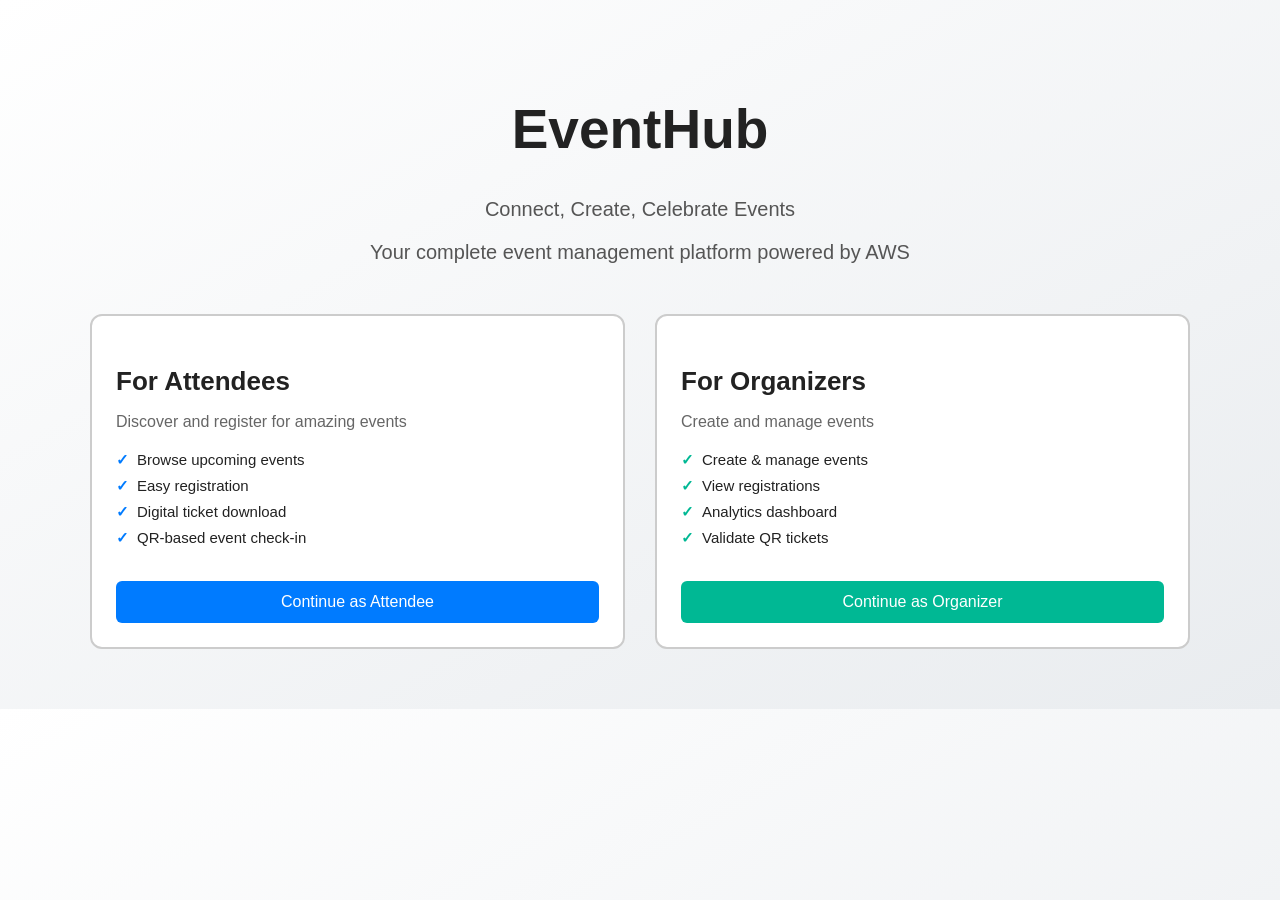
<file: index.html>
<!DOCTYPE html>
<html lang="en">
<head>
  <meta charset="UTF-8">
  <meta name="viewport" content="width=device-width, initial-scale=1.0">
  <title>EventHub</title>

  <style>
    body {
      margin: 0;
      font-family: Arial, sans-serif;
      background: linear-gradient(to bottom right, #ffffff, #e9ecef);
      color: #222;
    }

    .container {
      max-width: 1100px;
      margin: auto;
      padding: 60px 20px;
    }

    h1 {
      font-size: 55px;
      font-weight: 700;
    }

    .text-center {
      text-align: center;
    }

    .subtitle {
      font-size: 20px;
      color: #555;
    }

    .cards {
      display: grid;
      grid-template-columns: repeat(auto-fit, minmax(320px, 1fr));
      gap: 30px;
      margin-top: 50px;
    }

    .card {
      border: 2px solid #ccc;
      border-radius: 12px;
      padding: 24px;
      background: #fff;
      cursor: pointer;
      transition: 0.2s;
    }

    .card:hover {
      border-color: #007bff;
    }

    .card h3 {
      font-size: 26px;
      margin-bottom: 4px;
    }

    .card p {
      margin-bottom: 20px;
      color: #666;
    }

    ul {
      padding-left: 0;
      list-style: none;
    }

    li {
      margin: 8px 0;
      display: flex;
      align-items: center;
      gap: 8px;
      font-size: 15px;
    }

    li span {
      font-weight: bold;
      color: #007bff;
    }

    .btn {
      width: 100%;
      margin-top: 18px;
      background: #007bff;
      border: none;
      padding: 12px;
      font-size: 16px;
      color: #fff;
      border-radius: 6px;
      cursor: pointer;
    }

    .btn:hover {
      background: #0066d3;
    }

    /* Selected role container */
    .role-box {
      max-width: 450px;
      margin: 40px auto 0;
      background: #fff;
      padding: 30px;
      border-radius: 12px;
      border: 1px solid #bbb;
    }

    .back-btn {
      border: none;
      margin-top: 14px;
      background: none;
      color: #666;
      width: 100%;
      cursor: pointer;
    }

    .back-btn:hover {
      color: #111;
      text-decoration: underline;
    }

    .organizer-card:hover {
  border-color: #00b894;
  background: #e8fff4;
}

.attendee-card:hover {
  border-color: #007bff;
  background: #e8f1ff;
  transition: 0.3s;
}

.organizer-btn {
  background-color: #00b894;
  transition: background-color 0.25s ease;
}

.organizer-btn:hover {
  background-color: #007a5e;
  color: white;
}


  </style>
</head>
<body>

  <div class="container">
    <div class="text-center">
      <h1>EventHub</h1>
      <p class="subtitle">Connect, Create, Celebrate Events</p>
      <p class="subtitle">Your complete event management platform powered by AWS</p>
    </div>

    <!-- Role Selection -->
    <div id="selection-section" class="cards">
      <div class="card attendee-card" onclick="selectRole('attendee')">
        <h3>For Attendees</h3>
        <p>Discover and register for amazing events</p>
        <ul>
          <li><span>✓</span> Browse upcoming events</li>
          <li><span>✓</span> Easy registration</li>
          <li><span>✓</span> Digital ticket download</li>
          <li><span>✓</span> QR-based event check-in</li>
        </ul>
        <button class="btn">Continue as Attendee</button>
      </div>

      <div class="card organizer-card" onclick="selectRole('organizer')">
        <h3>For Organizers</h3>
        <p>Create and manage events</p>
        <ul>
          <li><span style="color: #00b894;">✓</span> Create & manage events</li>
          <li><span style="color: #00b894;">✓</span> View registrations</li>
          <li><span style="color: #00b894;">✓</span> Analytics dashboard</li>
          <li><span style="color: #00b894;">✓</span> Validate QR tickets</li>
        </ul>
        <button class="btn organizer-btn" style="background:#00b894;">Continue as Organizer</button>
      </div>
    </div>

    <!-- Continue to login section -->
    <div id="login-section" style="display: none;">
      <div class="role-box text-center">
        <h2 id="portal-title"></h2>
        <p>Click below to sign in using your EventHub account</p>
        <button class="btn" onclick="redirectToLogin()">Continue to Sign In</button>
        
        <button class="back-btn" onclick="goBack()">Go Back</button>
      </div>
    </div>
  </div>

<script>
  let selectedRole = null;

function selectRole(roleValue) {
  selectedRole = roleValue;

  // Save role immediately so next pages know it
  localStorage.setItem("selectedRole", selectedRole);

  document.getElementById("selection-section").style.display = "none";
  document.getElementById("login-section").style.display = "block";

  document.getElementById("portal-title").textContent =
    selectedRole === "attendee" ? "Attendee Portal" : "Organizer Portal";
}

function goBack() {
  selectedRole = null;
  localStorage.removeItem("selectedRole");

  document.getElementById("selection-section").style.display = "grid";
  document.getElementById("login-section").style.display = "none";
}

function redirectToLogin() {
  // Always fetch from localStorage to avoid variable issues
  const roleToPass = localStorage.getItem("selectedRole");

  if (!roleToPass) {
    alert("Please select a role first.");
    return;
  }

  // Redirect correctly
  window.location.href = `auth-login.html?role=${roleToPass}`;
}

</script>


</body>
</html>
</file>
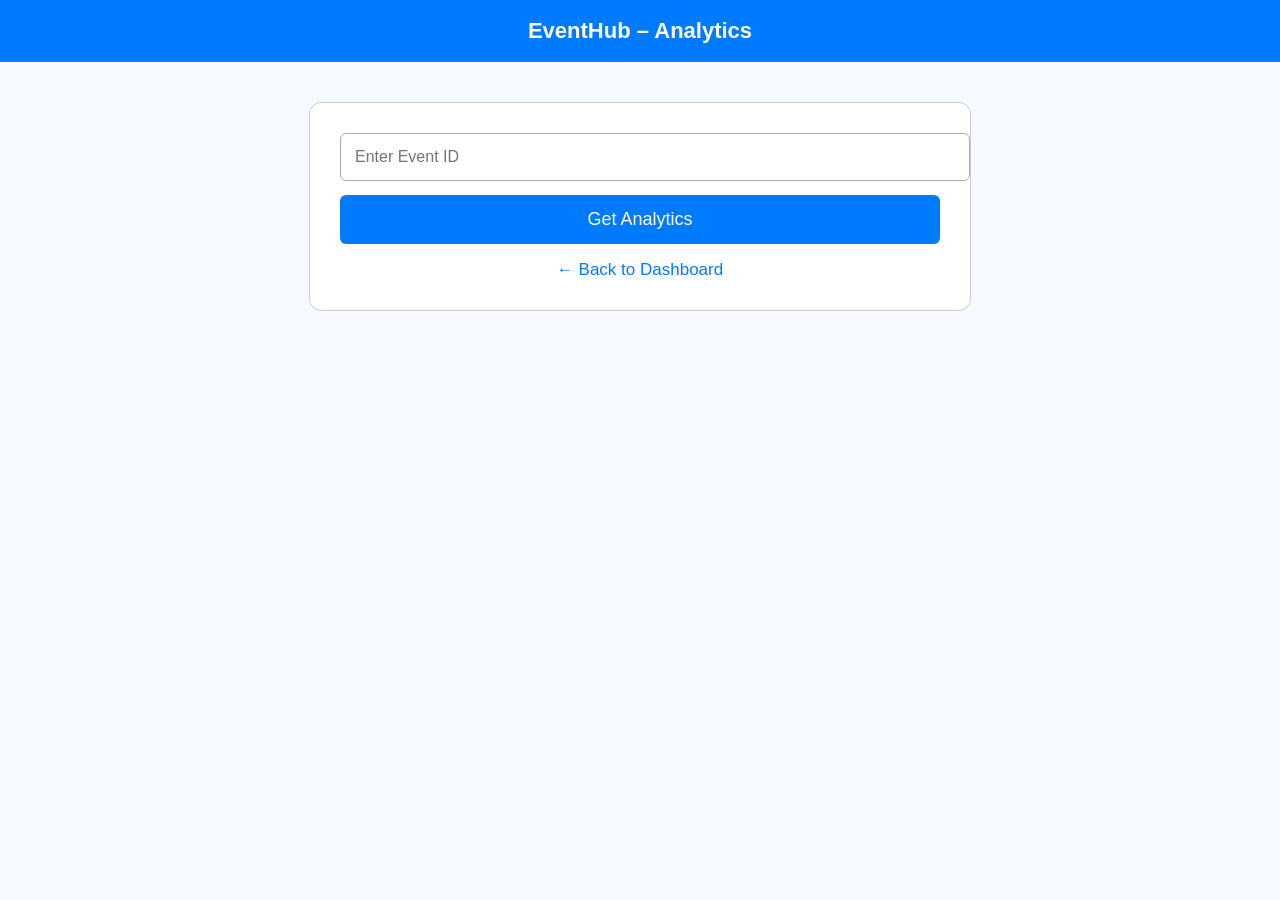
<file: analytics.html>
<!DOCTYPE html>
<html lang="en">
<head>
<meta charset="UTF-8">
<meta name="viewport" content="width=device-width, initial-scale=1.0">
<title>Analytics | EventHub</title>

<style>
  body {
    margin: 0;
    font-family: Arial, sans-serif;
    background: #f6f9ff;
  }
  .navbar {
    background: #007bff;
    padding: 18px;
    color: white;
    font-size: 22px;
    font-weight: bold;
    text-align: center;
  }
  .container {
    max-width: 600px;
    margin: 40px auto;
    background: #fff;
    padding: 30px;
    border-radius: 12px;
    border: 1px solid #ccc;
  }
  input {
    width: 100%;
    padding: 14px;
    margin-bottom: 14px;
    border-radius: 6px;
    border: 1px solid #aaa;
    font-size: 16px;
  }
  .btn {
    width: 100%;
    background: #007bff;
    padding: 14px;
    border: none;
    font-size: 18px;
    border-radius: 6px;
    cursor: pointer;
    color: white;
  }
  .btn:hover { background: #005fcc; }
  .stats-box {
    margin-top: 20px;
    font-size: 18px;
    background: #eef4ff;
    padding: 20px;
    border-radius: 10px;
  }
  .empty {
    text-align: center;
    color: red;
    margin-top: 15px;
  }
  .back {
    margin-top: 15px;
    text-align: center;
    cursor: pointer;
    color: #007bff;
    font-size: 17px;
  }
  .back:hover { text-decoration: underline; }
</style>
</head>
<body>

<div class="navbar">EventHub – Analytics</div>

<div class="container">
  <input type="text" id="eventId" placeholder="Enter Event ID" />
  <button class="btn" onclick="fetchAnalytics()">Get Analytics</button>

  <div id="stats" class="stats-box" style="display: none;"></div>
  <p id="msg" class="empty"></p>

  <div class="back" onclick="goBack()">← Back to Dashboard</div>
</div>

<script>
  const ANALYTICS_API = "https://5ak2zj8p8b.execute-api.us-east-1.amazonaws.com/test/stats";

  async function fetchAnalytics() {
  const eventId = document.getElementById("eventId").value.trim();
  const msg = document.getElementById("msg");
  const statsBox = document.getElementById("stats");

  if (!eventId) {
    msg.textContent = "Event ID is required";
    statsBox.style.display = "none";
    return;
  }

  msg.textContent = "";
  statsBox.style.display = "none";

  const token = localStorage.getItem("idToken");
  if (!token) {
    alert("Session expired — please login again");
    window.location.href = "auth-login.html?role=organizer";
    return;
  }

  try {
    const res = await fetch(ANALYTICS_API, {
  method: "POST",
  headers: { "Content-Type": "application/json" },
  body: JSON.stringify({ eventId: eventId })   // <= must match
});


    let json = await res.json();
    let data = json.body ? JSON.parse(json.body) : json;  // handle API Gateway body wrapper

    if (res.status !== 200) {
      msg.textContent = data.message || "Error fetching analytics";
      return;
    }

    statsBox.innerHTML = `
      <b>Event ID:</b> ${data.eventId}<br><br>
      <b>Total Registrations:</b> ${data.totalRegistrations}<br>
      <b>Total Tickets Generated:</b> ${data.totalTickets}<br>
      <b>Tickets Used:</b> ${data.usedTickets}<br>
      <b>Tickets Valid:</b> ${data.validTickets}
    `;
    statsBox.style.display = "block";

  } catch (err) {
    console.error("Fetch failed:", err);
    msg.textContent = "Request blocked (likely CORS). Check API Gateway CORS.";
  }
}

  function goBack() {
    window.location.href = "organizer-dashboard.html";
  }

  // Autofill eventId from URL if present
  const params = new URLSearchParams(window.location.search);
  const passedEventId = params.get("eventId");
  if (passedEventId) {
    document.getElementById("eventId").value = passedEventId;
    fetchAnalytics();
  }

  
</script>


</body>
</html>
</file>
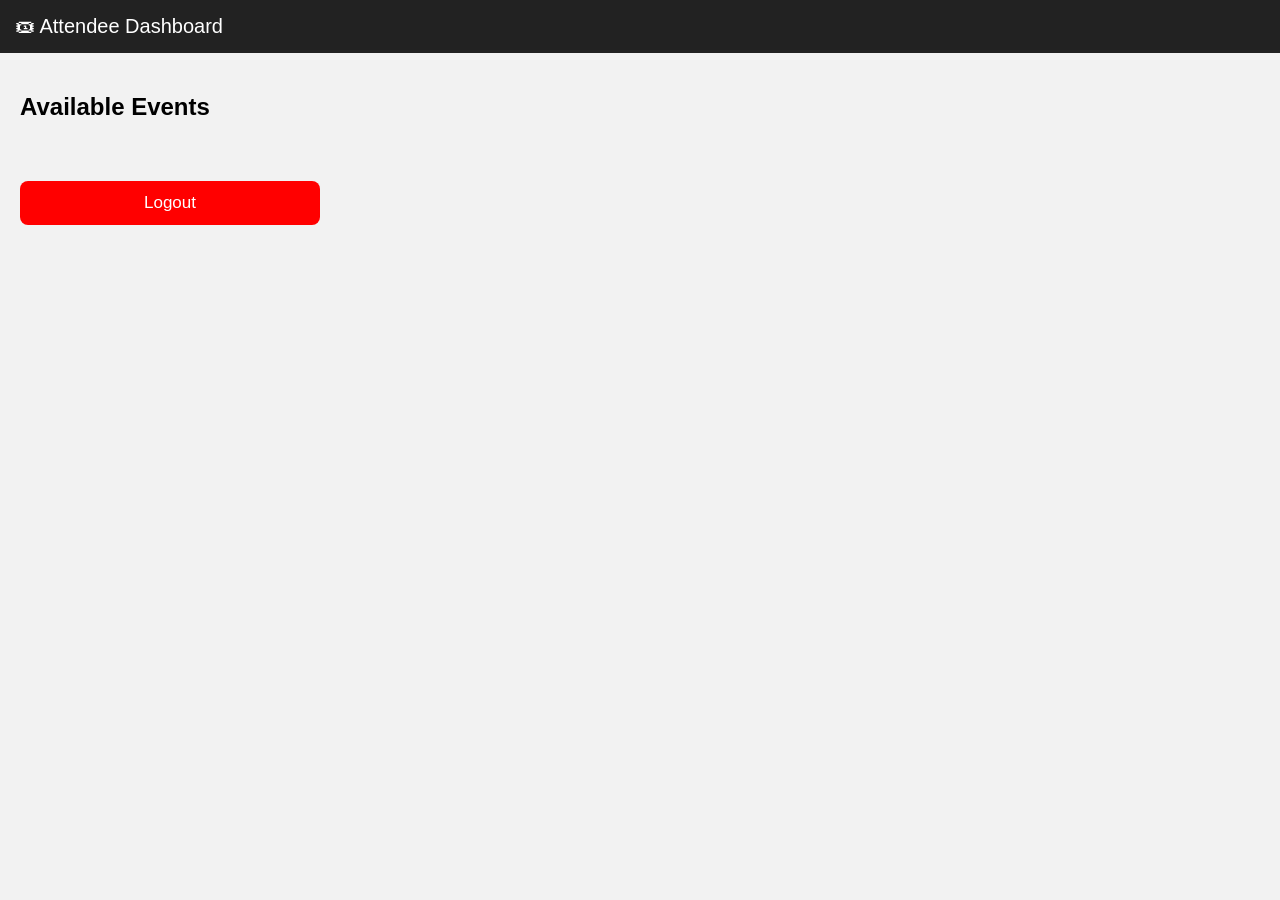
<file: attendee-dashboard.html>
<!DOCTYPE html>
<html lang="en">
<head>
  <meta charset="UTF-8">
  <meta name="viewport" content="width=device-width, initial-scale=1.0">
  <title>Attendee Dashboard</title>
  <style>
    body { font-family: Arial, sans-serif; margin: 0; background: #f2f2f2; }
    .navbar { background: #222; color: white; padding: 15px; font-size: 20px; }
    .container { padding: 20px; }
    table { width: 100%; border-collapse: collapse; margin-top: 20px; }
    th, td { padding: 12px; border: 1px solid #ccc; text-align: center; }
    th { background: #333; color: white; }
    input {
      padding: 6px;
      border-radius: 5px;
      margin-right: 8px;
      border: 1px solid #aaa;
    }
    button {
      background: #007bff;
      border: none;
      color: white;
      padding: 6px 12px;
      border-radius: 5px;
      cursor: pointer;
    }
    button:hover { background: #0056b3; }

    .logout-btn {
    margin-top: 40px;
    padding: 12px;
    font-size: 17px;
    width: 100%;
    max-width: 300px;
    background: red;
    color: white;
    border: none;
    border-radius: 8px;
    cursor: pointer;
  }
  .logout-btn:hover { background: #c80101; }
  </style>
</head>
<body>

<div class="navbar">🎟 Attendee Dashboard</div>
<div class="container">
  <h2>Available Events</h2>

  <p id="emptyMessage" style="display:none; color:red;">No events available right now.</p>

  <table id="eventsTable" style="display:none;">
    <thead>
      <tr>
        <th>ID</th>
        <th>Event</th>
        <th>Date</th>
        <th>Location</th>
        <th>Max Seats</th>
        <th>Your Name</th>
        <th>Action</th>
      </tr>
    </thead>
    <tbody id="eventBody"></tbody>
  </table>

  <button class="logout-btn" onclick="logout()">Logout</button>
</div>

<script>
  const fullName = localStorage.getItem("fullName") || "";
  const email = localStorage.getItem("email") || "";
  const userId = localStorage.getItem("userId") || "";

  const API_URL = "https://5ak2zj8p8b.execute-api.us-east-1.amazonaws.com/test/events/list";

  async function loadEvents() {
    try {
      const res = await fetch(API_URL);
      let events = await res.json();
      if (events.body) events = JSON.parse(events.body);

      if (!Array.isArray(events) || events.length === 0) {
        document.getElementById("emptyMessage").style.display = "block";
        return;
      }

      document.getElementById("eventsTable").style.display = "table";
      const tbody = document.getElementById("eventBody");
      tbody.innerHTML = "";

      events.forEach(ev => {
  const id = ev.eventId || ev.id || ev._id;   // eventId fix

  tbody.insertAdjacentHTML(
    "beforeend",
    `
      <tr>
        <td>${id}</td>
        <td>${ev.name}</td>
        <td>${ev.date}</td>
        <td>${ev.location}</td>
        <td>${ev.maxSeats}</td>
        <td><input id="name-${id}" type="text" value="${fullName}" placeholder="Enter full name"></td>
        <td><button onclick="register('${id}')">Register</button></td>
      </tr>
    `
  );
});

    } catch (err) {
      console.error("Error fetching events:", err);
      alert("Unable to load events.");
    }
  }

  async function register(eventId) {
  const nameInput = document.getElementById(`name-${eventId}`);  // <-- FIXED
  const name = nameInput.value.trim();
  if (!name) return alert("Enter your full name.");

  const payload = { eventId, name, email, userId };
  


  try {
    const res = await fetch("https://5ak2zj8p8b.execute-api.us-east-1.amazonaws.com/test/register", {
      method: "POST",
      headers: { "Content-Type": "application/json" },
      body: JSON.stringify(payload)
    });

    let data = await res.json();
    if (data.body) data = JSON.parse(data.body); // for API Gateway wrapped response

    if (data.ticketPdfUrl) {
      alert("Registration successful! Ticket will now download.");
      window.open(data.ticketPdfUrl, "_blank");
    } else {
      alert(data.message || "Registration failed.");
    }

  } catch (error) {
    console.error(error);
    alert("Something went wrong while registering.");
  }
}

  loadEvents();

  function logout() {
    localStorage.clear();
    window.location.href = "index.html";
  }
</script>

</body>
</html>
</file>
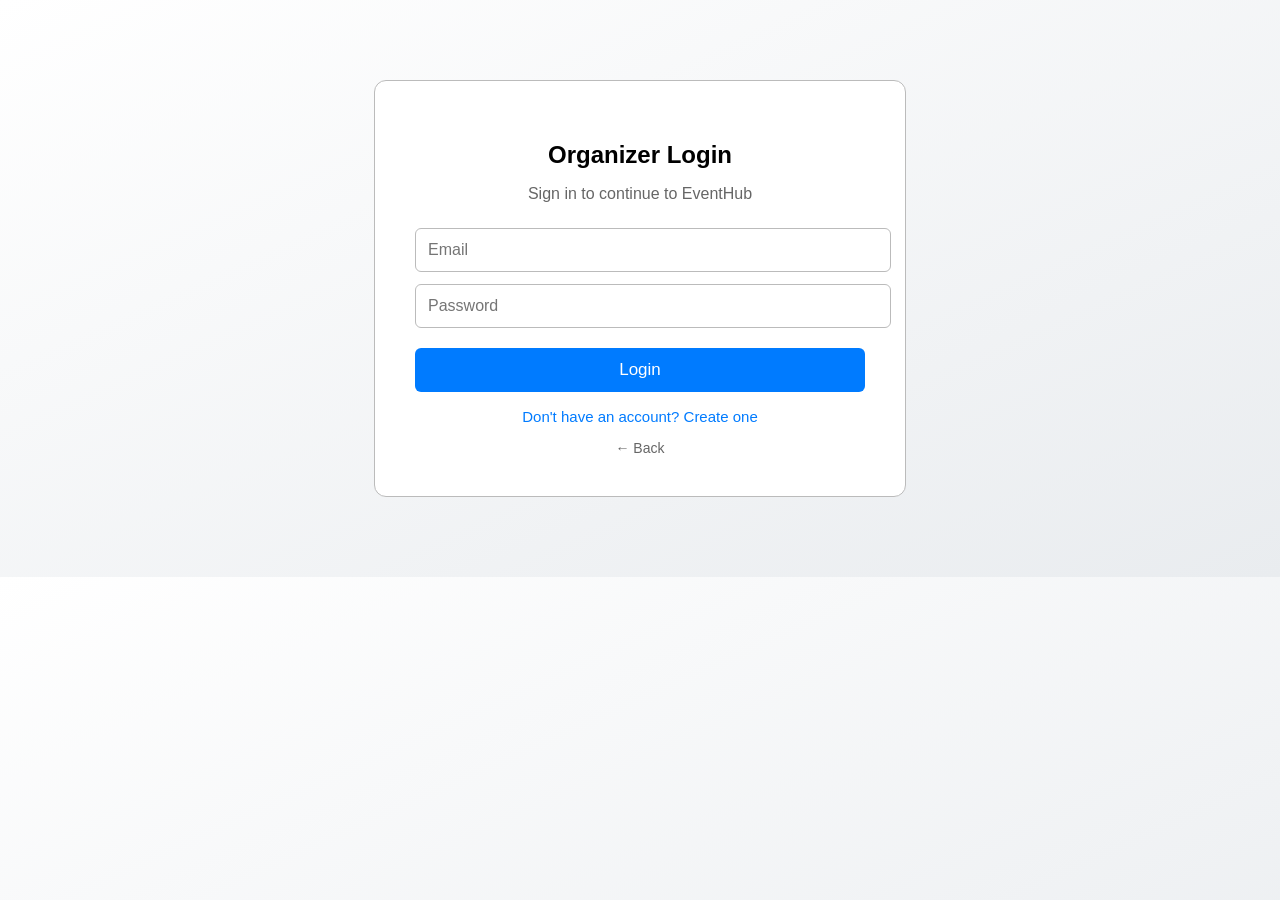
<file: auth-login.html>
<!DOCTYPE html>
<html lang="en">
<head>
  <meta charset="UTF-8">
  <meta name="viewport" content="width=device-width, initial-scale=1.0">
  <title>EventHub Login</title>

  <style>
    body {
      margin: 0;
      font-family: Arial, sans-serif;
      background: linear-gradient(to bottom right, #ffffff, #e9ecef);
    }

    .container {
      max-width: 450px;
      margin: 80px auto;
      background: #fff;
      padding: 40px;
      border-radius: 12px;
      border: 1px solid #bbb;
      text-align: center;
    }

    h2 { margin-bottom: 10px; }
    .subtitle { margin-bottom: 25px; color: #666; }

    input {
      width: 100%;
      padding: 12px;
      margin-bottom: 12px;
      border: 1px solid #bbb;
      border-radius: 6px;
      font-size: 16px;
    }

    .btn {
      width: 100%;
      background: #007bff;
      border: none;
      padding: 12px;
      font-size: 17px;
      color: #fff;
      border-radius: 6px;
      cursor: pointer;
      margin-top: 8px;
    }

    .btn:hover { background: #005fcc; }

    .back {
      margin-top: 15px;
      cursor: pointer;
      font-size: 14px;
      color: #666;
    }

    .back:hover { text-decoration: underline; }

    .error-msg { color: red; margin-top: 6px; font-size: 14px; }

    .create-account {
      margin-top: 16px;
      font-size: 15px;
      color: #007bff;
      cursor: pointer;
    }

    .create-account:hover { text-decoration: underline; }
  </style>
</head>
<body>

  <div class="container">
    <h2 id="login-title"></h2>
    <p class="subtitle">Sign in to continue to EventHub</p>

    <input type="email" id="email" placeholder="Email" required>
    <input type="password" id="password" placeholder="Password" required>

    <button class="btn" onclick="login()">Login</button>
    <p id="error" class="error-msg"></p>

    <div class="create-account" onclick="goToSignup()">Don't have an account? Create one</div>
    <div class="back" onclick="goBack()">← Back</div>
  </div>

<script>
  // Get role from query param
  const urlParams = new URLSearchParams(window.location.search);
  const role = urlParams.get("role");

  document.getElementById("login-title").textContent =
    role === "attendee" ? "Attendee Login" : "Organizer Login";

 async function login() {
  const email = document.getElementById("email").value;
  const password = document.getElementById("password").value;

  const res = await fetch("https://5s70soh0c1.execute-api.us-east-1.amazonaws.com/test1/login", {
    method: "POST",
    headers: { "Content-Type": "application/json" },
    body: JSON.stringify({ email, password })
  });

  const data = await res.json();

  if (!data.idToken) {
    alert(data.error || "Login failed");
    return;
  }

  alert("Login successful!");
  localStorage.setItem("idToken", data.idToken);
  localStorage.setItem("accessToken", data.accessToken);
  localStorage.setItem("refreshToken", data.refreshToken);

  // 🔥 Get user info from Cognito
  const userRes = await fetch("https://cognito-idp.us-east-1.amazonaws.com/", {
    method: "POST",
    headers: {
      "Content-Type": "application/x-amz-json-1.1",
      "X-Amz-Target": "AWSCognitoIdentityProviderService.GetUser"
    },
    body: JSON.stringify({
      AccessToken: data.accessToken
    })
  });

  const userData = await userRes.json();

  if (!userData.UserAttributes) {
    alert("Failed to fetch user details");
    return;
  }

  const emailAttr = userData.UserAttributes.find(a => a.Name === "email");
  const nameAttr = userData.UserAttributes.find(a => a.Name === "name");
  const roleAttr = userData.UserAttributes.find(a => a.Name === "custom:role");
  const userIdAttr = userData.UserAttributes.find(a => a.Name === "sub");

  localStorage.setItem("email", emailAttr?.Value || "");
  localStorage.setItem("fullName", nameAttr?.Value || "");
  localStorage.setItem("role", roleAttr?.Value || "");
  localStorage.setItem("userId", userIdAttr?.Value || "");

  // Redirect
  if (roleAttr?.Value === "organizer") {
    window.location.href = "organizer-dashboard.html";
  } else {
    window.location.href = "attendee-dashboard.html";
  }
}


  function goBack() { window.history.back(); }
  function goToSignup() { window.location.href = `signup.html?role=${role}`; }
</script>

</body>
</html>
</file>
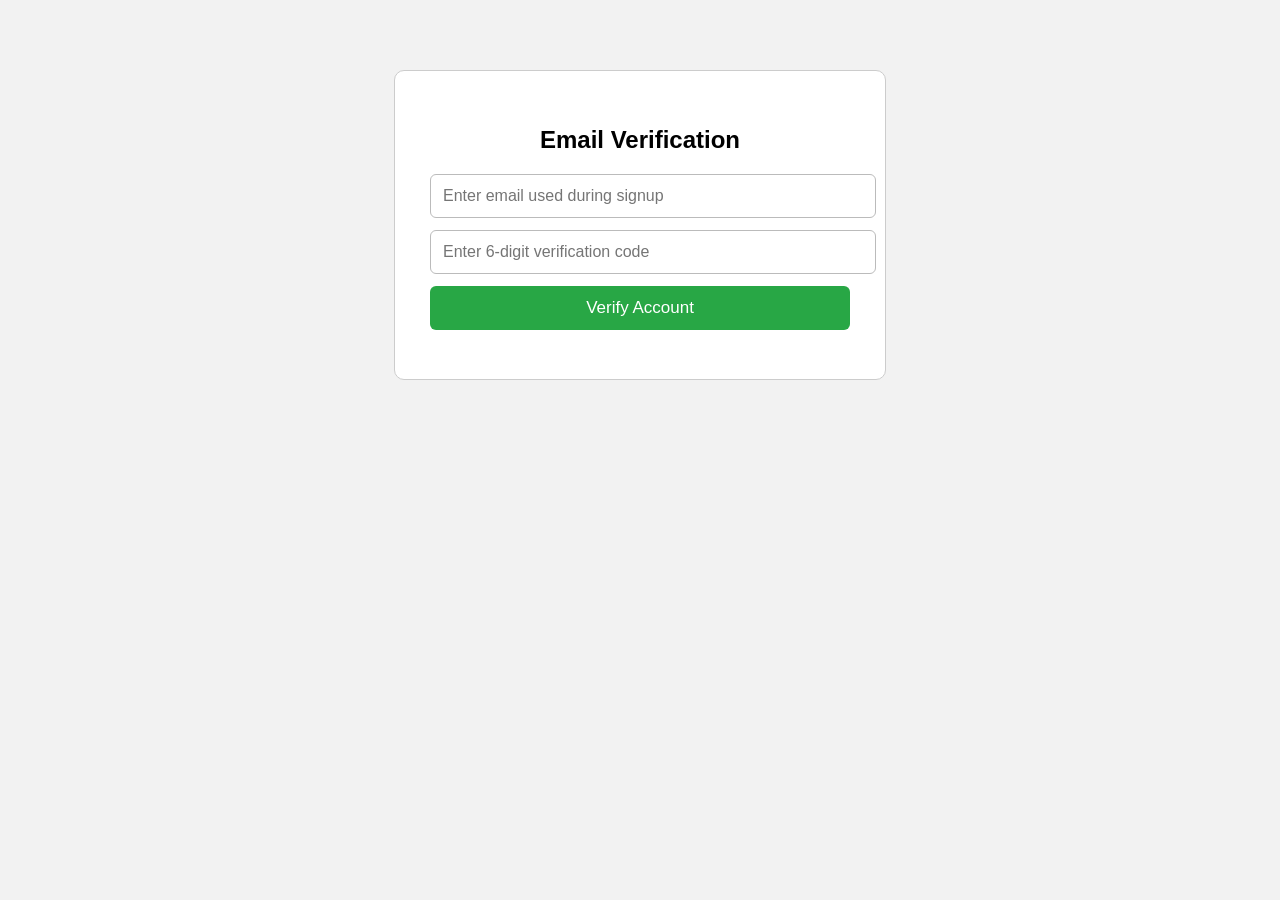
<file: confirm.html>
<!DOCTYPE html>
<html lang="en">
<head>
  <meta charset="UTF-8">
  <meta name="viewport" content="width=device-width, initial-scale=1.0">
  <title>Verify Email</title>
  <style>
    body { font-family: Arial, sans-serif; background:#f2f2f2; margin:0; }
    .container {
      max-width: 420px; margin: 70px auto; background:#fff;
      padding:35px; border-radius:10px; text-align:center;
      border: 1px solid #ccc;
    }
    input {
      width:100%; padding:12px; margin-bottom:12px;
      border-radius:6px; border:1px solid #bbb; font-size:16px;
    }
    button {
      width:100%; padding:12px; background:#28a745; border:none;
      color:white; border-radius:6px; font-size:17px; cursor:pointer;
    }
    button:hover { background:#218838; }
    .error { color:red; margin-top:8px; font-size:14px; }
  </style>
</head>
<body>

<div class="container">
  <h2>Email Verification</h2>

  <input type="email" id="email" placeholder="Enter email used during signup" required>
  <input type="text" id="code" placeholder="Enter 6-digit verification code" required>

  <button onclick="confirmSignup()">Verify Account</button>
  <p id="error" class="error"></p>
</div>

<script>
    const params = new URLSearchParams(window.location.search);
const preEmail = params.get("email");
if (preEmail) document.getElementById("email").value = preEmail;

  async function confirmSignup() {
    const email = document.getElementById("email").value.trim();
    const code = document.getElementById("code").value.trim();

    if (!email || !code) {
      document.getElementById("error").textContent = "Both fields are required";
      return;
    }

    const res = await fetch("https://cognito-idp.us-east-1.amazonaws.com/", {
      method: "POST",
      headers: {
        "Content-Type": "application/x-amz-json-1.1",
        "X-Amz-Target": "AWSCognitoIdentityProviderService.ConfirmSignUp"
      },
      body: JSON.stringify({
        ClientId: "63jhpkv71c12o0120ojtbkvm5k",
        Username: email,
        ConfirmationCode: code
      })
    });

    const data = await res.json();

    if (data.code || data.__type) {
      document.getElementById("error").textContent = data.message || "Verification failed";
      return;
    }

    alert("Email verified! You can now log in.");
    window.location.href = "auth-login.html";
  }
</script>

</body>
</html>
</file>
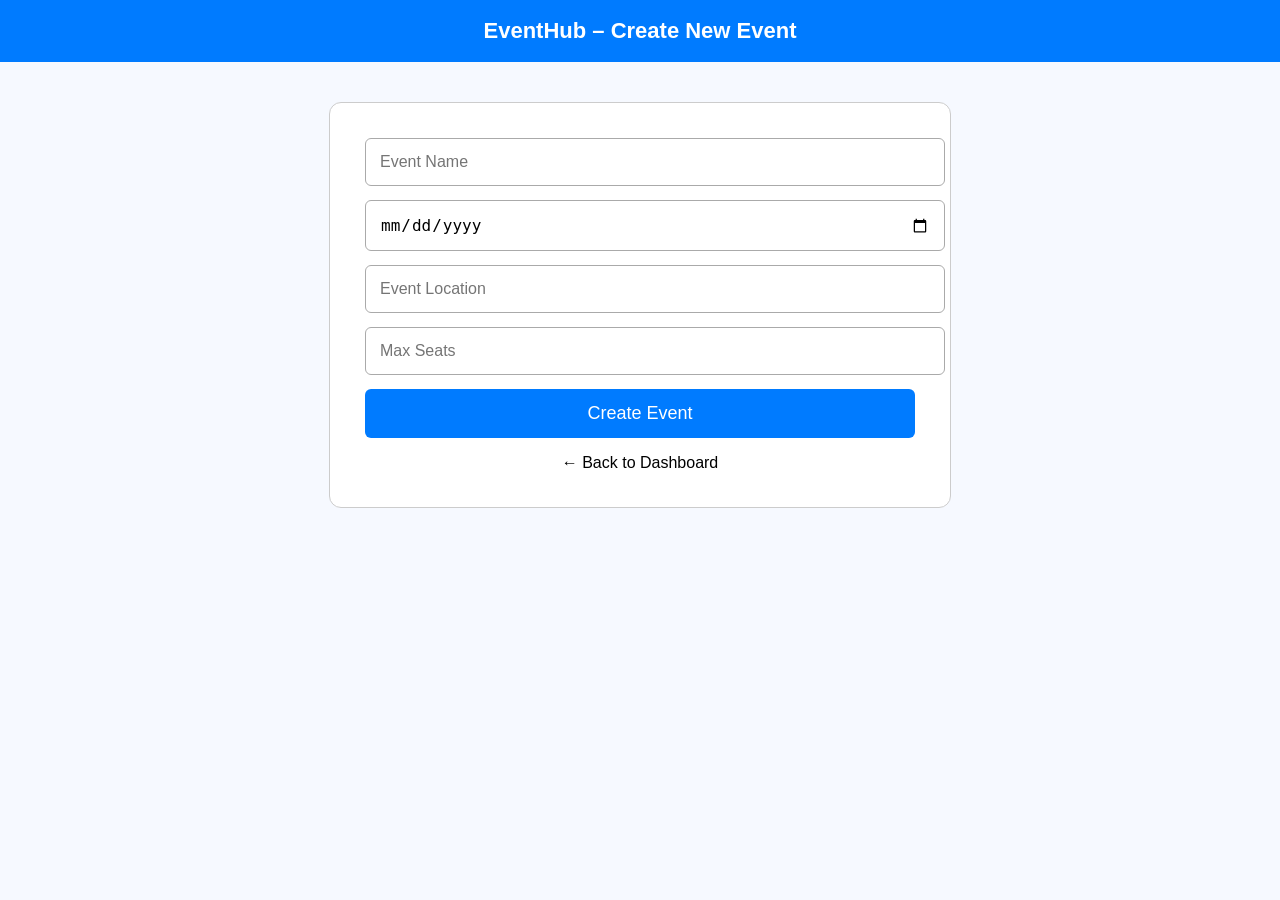
<file: create-event.html>
<!DOCTYPE html>
<html lang="en">
<head>
<meta charset="UTF-8" />
<meta name="viewport" content="width=device-width, initial-scale=1.0" />
<title>Create Event | EventHub</title>

<style>
  body {
    margin: 0;
    font-family: Arial, sans-serif;
    background: #f6f9ff;
  }
  .navbar {
    background: #007bff;
    padding: 18px;
    color: white;
    font-size: 22px;
    font-weight: bold;
    text-align: center;
  }
  .container {
    max-width: 550px;
    margin: 40px auto;
    background: #fff;
    padding: 35px;
    border-radius: 12px;
    border: 1px solid #ccc;
  }
  input {
    width: 100%;
    padding: 14px;
    margin-bottom: 14px;
    border-radius: 6px;
    border: 1px solid #aaa;
    font-size: 16px;
  }
  .btn {
    width: 100%;
    background: #007bff;
    padding: 14px;
    border: none;
    font-size: 18px;
    border-radius: 6px;
    cursor: pointer;
    color: white;
  }
  .btn:hover { background: #005fcc; }
  .back { margin-top: 15px; text-align: center; cursor: pointer; }
  .error { color: red; margin-top: 5px; text-align: center; }
  .success { color: green; margin-top: 5px; text-align: center; }
</style>
</head>
<body>

<div class="navbar">EventHub – Create New Event</div>

<div class="container">
  <input type="text" id="name" placeholder="Event Name" />
  <input type="date" id="date" />
  <input type="text" id="location" placeholder="Event Location" />
  <input type="number" id="maxSeats" placeholder="Max Seats" />

  <button class="btn" onclick="submitEvent()">Create Event</button>

  <p id="msg" class="error"></p>

  <div class="back" onclick="goBack()">← Back to Dashboard</div>
</div>

<script>
  const CREATE_EVENT_API = "https://5ak2zj8p8b.execute-api.us-east-1.amazonaws.com/test/events/create"; // your lambda URL

  async function submitEvent() {
  const name = document.getElementById("name").value;
  const date = document.getElementById("date").value;
  const location = document.getElementById("location").value;
  const maxSeats = document.getElementById("maxSeats").value;

  const msg = document.getElementById("msg");

  if (!name || !date || !location || !maxSeats) {
    msg.className = "error";
    msg.textContent = "All fields are required";
    return;
  }

  console.log("🔵 Sending request to API...");

  try {
    const res = await fetch(CREATE_EVENT_API, {
      method: "POST",
      headers: { "Content-Type": "application/json" },
      body: JSON.stringify({ name, date, location, maxSeats })
    });

    console.log("🟢 Response status:", res.status);

    const data = await res.json();
    console.log("🟢 Response body:", data);

    if (res.status === 200) {
      msg.className = "success";
      msg.textContent = "Event created successfully!";
      setTimeout(() => window.location.href = "organizer-dashboard.html", 1000);
    } else {
      msg.className = "error";
      msg.textContent = data.message || "Something went wrong";
    }
  } catch (err) {
    console.error("🔴 ERROR sending request:", err);
    msg.className = "error";
    msg.textContent = "Network error – Check browser console";
  }
}

  function goBack() {
    window.location.href = "organizer-dashboard.html";
  }
</script>

</body>
</html>
</file>
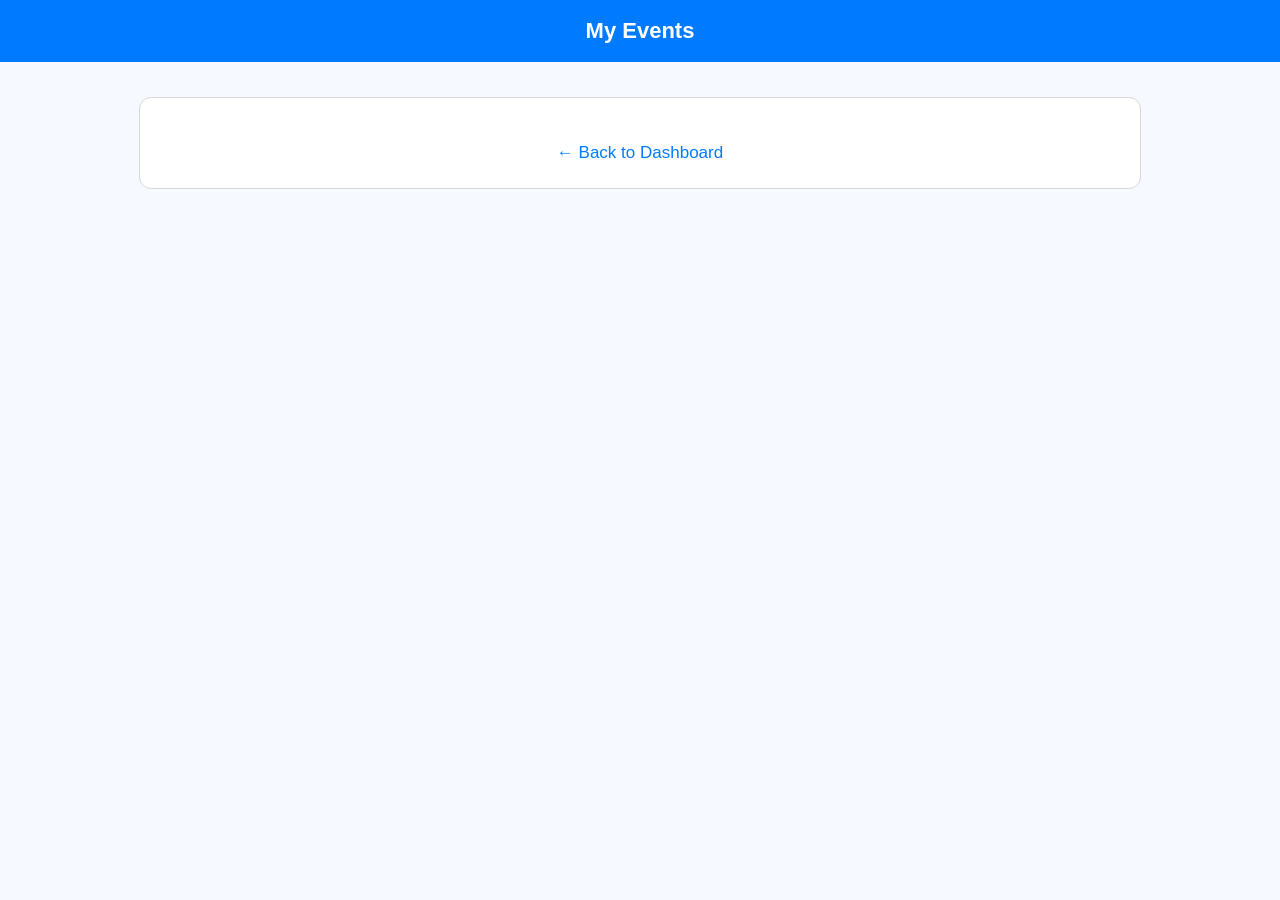
<file: my-events.html>
<!DOCTYPE html>
<html lang="en">
<head>
<meta charset="UTF-8">
<meta name="viewport" content="width=device-width, initial-scale=1.0">
<title>My Events | EventHub</title>

<style>
  body {
    margin: 0;
    font-family: Arial, sans-serif;
    background: #f6f9ff;
  }
  .navbar {
    background: #007bff;
    padding: 18px;
    color: white;
    font-size: 22px;
    font-weight: bold;
    text-align: center;
  }
  .container {
    max-width: 950px;
    margin: 35px auto;
    background: #fff;
    padding: 25px;
    border-radius: 12px;
    border: 1px solid #d6d6d6;
  }
  table {
    width: 100%;
    border-collapse: collapse;
    margin-top: 18px;
  }
  th, td {
    padding: 14px;
    border-bottom: 1px solid #e3e3e3;
    text-align: left;
    font-size: 16px;
  }
  th {
    background: #007bff;
    color: white;
    font-size: 17px;
  }
  tr:hover {
    background: #f1f7ff;
    cursor: pointer;
  }
  .no-events {
    text-align: center;
    margin-top: 25px;
    font-size: 19px;
    color: #666;
  }
  .back {
    margin-top: 20px;
    text-align: center;
    cursor: pointer;
    color: #007bff;
    font-size: 17px;
  }
  .back:hover {
    text-decoration: underline;
  }
</style>
</head>
<body>

<div class="navbar">My Events</div>

<div class="container">
  <table id="eventsTable" style="display: none;">
    <thead>
      <tr>
        <th>Event ID</th>
        <th>Event Name</th>
        <th>Date</th>
        <th>Location</th>
        <th>Max Seats</th>
      </tr>
    </thead>
    <tbody id="eventBody"></tbody>
  </table>

  <p id="emptyMessage" class="no-events" style="display: none;">No events created yet.</p>

  <div class="back" onclick="goBack()">← Back to Dashboard</div>
</div>

<script>
  const API_URL = "https://5ak2zj8p8b.execute-api.us-east-1.amazonaws.com/test/events/list";

  async function loadEvents() {
    try {
      const res = await fetch(API_URL);
      let events = await res.json();
      if (events.body) events = JSON.parse(events.body);

      if (!Array.isArray(events) || events.length === 0) {
        document.getElementById("emptyMessage").style.display = "block";
        return;
      }

      document.getElementById("eventsTable").style.display = "table";
      const tbody = document.getElementById("eventBody");
      tbody.innerHTML = "";

      events.forEach(ev => {
        tbody.insertAdjacentHTML(
          "beforeend",
          `
            <tr onclick="openAnalytics('${ev.eventId}')">
              <td>${ev.eventId}</td>
              <td>${ev.name}</td>
              <td>${ev.date}</td>
              <td>${ev.location}</td>
              <td>${ev.maxSeats}</td>
            </tr>
          `
        );
      });

    } catch (err) {
      console.error("Error fetching events:", err);
      alert("Unable to load events. Check API.");
    }
  }

  function openAnalytics(eventId) {
    window.location.href = "analytics.html?eventId=" + eventId;
  }

  function goBack() {
    window.location.href = "organizer-dashboard.html";
  }

  loadEvents();
</script>

</body>
</html>
</file>
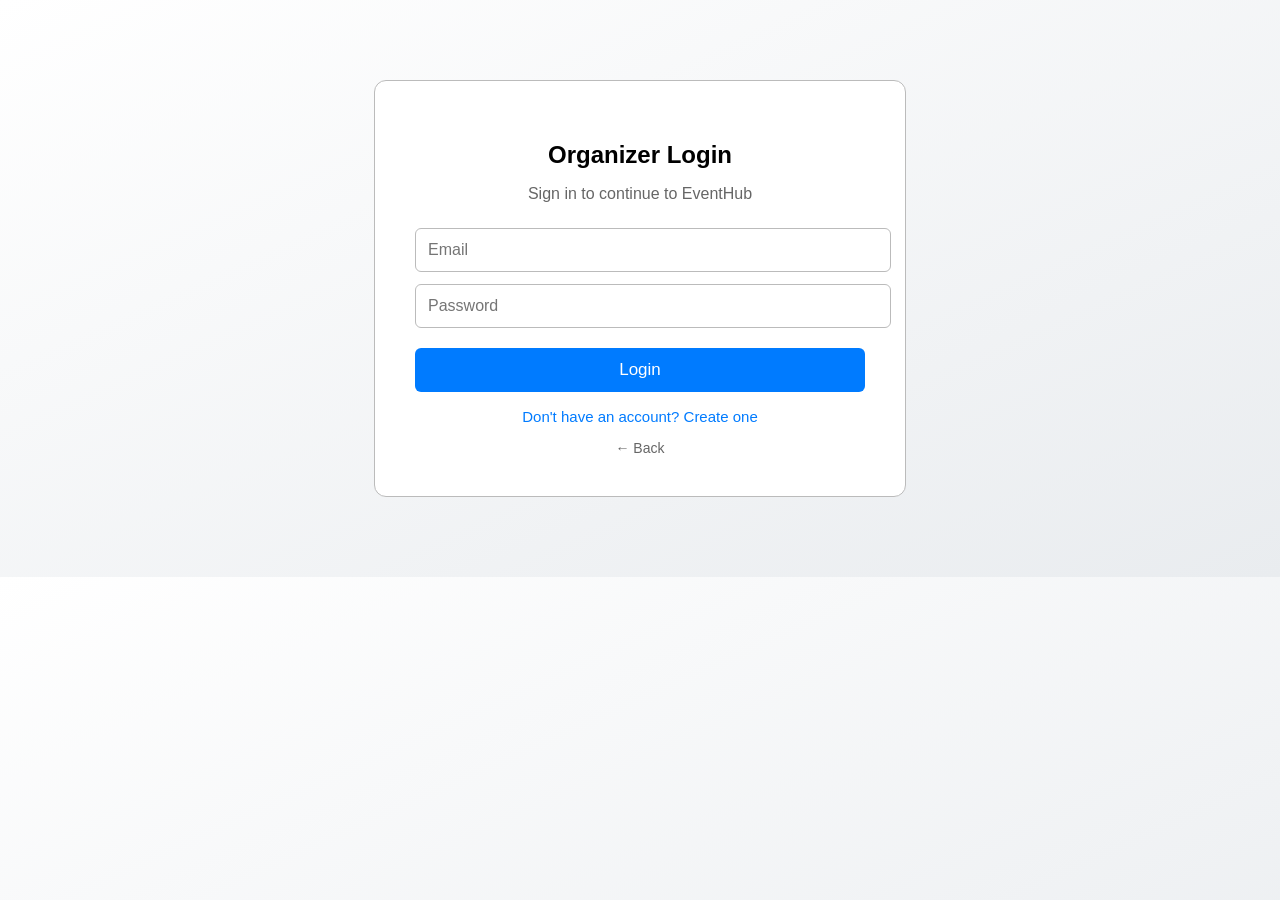
<file: organizer-dashboard.html>
<!DOCTYPE html>
<html lang="en">
<head>
<meta charset="UTF-8" />
<meta name="viewport" content="width=device-width, initial-scale=1.0" />
<title>Organizer Dashboard | EventHub</title>

<style>
  body {
    margin: 0;
    font-family: Arial, sans-serif;
    background: #f6f9ff;
  }
  .navbar {
    background: #007bff;
    padding: 18px;
    color: white;
    font-size: 22px;
    font-weight: bold;
    text-align: center;
  }
  .container {
    max-width: 1000px;
    margin: 40px auto;
    padding: 10px;
  }
  .welcome {
    font-size: 26px;
    font-weight: 600;
    margin-bottom: 10px;
  }
  .stats-box {
    display: flex;
    gap: 20px;
    margin: 30px 0;
    flex-wrap: wrap;
  }
  .stat {
    background: white;
    border-radius: 12px;
    padding: 25px;
    width: 280px;
    text-align: center;
    border: 1px solid #d6d6d6;
    box-shadow: 0 2px 6px rgba(0,0,0,0.04);
  }
  .stat h2 { margin: 10px 0; font-size: 42px; }
  .grid {
    display: grid;
    grid-template-columns: repeat(auto-fit, minmax(250px, 1fr));
    gap: 22px;
    margin-top: 30px;
  }
  .card {
    background: white;
    padding: 22px;
    border-radius: 12px;
    border: 1px solid #dcdcdc;
    text-align: center;
    cursor: pointer;
    transition: .2s;
  }
  .card:hover {
    border-color: #007bff;
    box-shadow: 0 0 10px rgba(0,0,255,0.15);
  }
  .logout-btn {
    margin-top: 40px;
    padding: 12px;
    font-size: 17px;
    width: 100%;
    max-width: 300px;
    background: red;
    color: white;
    border: none;
    border-radius: 8px;
    cursor: pointer;
  }
  .logout-btn:hover { background: #c80101; }
</style>
</head>
<body>

<div class="navbar">EventHub Organizer Dashboard</div>

<div class="container">
  <div class="welcome" id="welcomeText"></div>

  <!-- <div class="stats-box">
    <div class="stat">
      <h3>Total Events</h3>
      <h2 id="totalEvents">0</h2>
    </div>
    <div class="stat">
      <h3>Total Registrations</h3>
      <h2 id="totalRegs">0</h2>
    </div>
    <div class="stat">
      <h3>Upcoming Events</h3>
      <h2 id="upcomingEvents">0</h2>
    </div>
  </div> -->

  <div class="grid">
    <div class="card" onclick="goToCreateEvent()">Create New Event</div>
    <div class="card" onclick="goToMyEvents()">View My Events</div>
    <div class="card" onclick="goToScanner()">QR Ticket Validation</div>
    <div class="card" onclick="goToAnalytics()">Analytics Report</div>
  </div>

  <button class="logout-btn" onclick="logout()">Logout</button>
</div>

<script>
  // ----- AUTH CHECK -----
  const token = localStorage.getItem("idToken");
  const role = localStorage.getItem("role");

  if (!token || role !== "organizer") {
    alert("Access Denied — Please login first");
    window.location.href = "auth-login.html?role=organizer";
  }

  // ----- DISPLAY ORGANIZER NAME IF SAVED-----
  const userEmail = localStorage.getItem("email") || "";
  document.getElementById("welcomeText").textContent =
    userEmail ? `Welcome, ${userEmail}` : "Welcome, Organizer";

  // ----- PLACEHOLDER STAT DATA -----
  document.getElementById("totalEvents").textContent = "0";
  document.getElementById("totalRegs").textContent = "0";
  document.getElementById("upcomingEvents").textContent = "0";

  // ----- PAGE REDIRECTIONS -----
  function goToCreateEvent() { window.location.href = "create-event.html"; }
  function goToMyEvents() { window.location.href = "my-events.html"; }
  function goToScanner() { window.location.href = "qr-scanner.html"; }
  function goToAnalytics() { window.location.href = "analytics.html"; }

  // ----- LOGOUT -----
  function logout() {
    localStorage.clear();
    window.location.href = "index.html";
  }
</script>

</body>
</html>
</file>
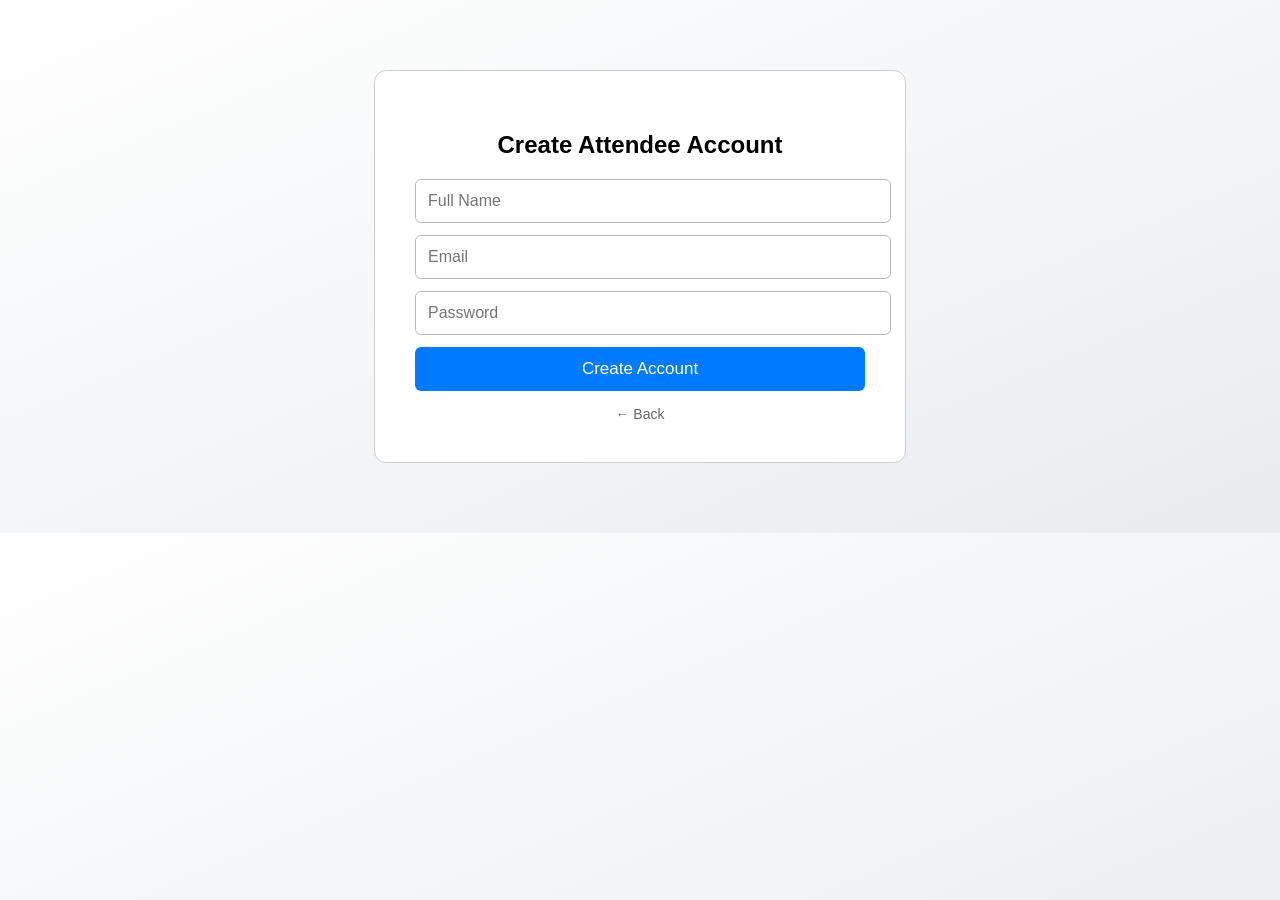
<file: signup.html>
<!DOCTYPE html>
<html lang="en">
<head>
  <meta charset="UTF-8">
  <meta name="viewport" content="width=device-width, initial-scale=1.0">
  <title>Create Account</title>

  <style>
    body {
      margin: 0;
      font-family: Arial, sans-serif;
      background: linear-gradient(to bottom right, #ffffff, #e9ecef);
    }
    .container {
      max-width: 450px;
      margin: 70px auto;
      background: #fff;
      padding: 40px;
      border-radius: 12px;
      border: 1px solid #ccc;
      text-align: center;
    }
    input {
      width: 100%;
      padding: 12px;
      margin-bottom: 12px;
      border-radius: 6px;
      border: 1px solid #bbb;
      font-size: 16px;
    }
    .btn {
      width: 100%;
      padding: 12px;
      background: #007bff;
      color: white;
      border: none;
      border-radius: 6px;
      font-size: 17px;
      cursor: pointer;
    }
    .btn:hover {
      background: #005fcc;
    }
    .error-msg {
      color: red;
      margin-top: 8px;
      font-size: 14px;
    }
    .back {
      margin-top: 15px;
      cursor: pointer;
      font-size: 14px;
      color: #666;
    }
    .back:hover {
      text-decoration: underline;
    }
  </style>
</head>
<body>

  <div class="container">
    <h2 id="signup-title"></h2>

    <input type="text" id="name" placeholder="Full Name" required>
    <input type="email" id="email" placeholder="Email" required>
    <input type="password" id="password" placeholder="Password" required>

    <button class="btn" onclick="signup()">Create Account</button>
    <p id="error" class="error-msg"></p>
    <div class="back" onclick="goBack()">← Back</div>
  </div>

<script>
  const urlParams = new URLSearchParams(window.location.search);
  const role = urlParams.get("role") || "attendee";

  document.getElementById("signup-title").textContent =
    role === "attendee" ? "Create Attendee Account" : "Create Organizer Account";

  async function signup() {
  const fullName = document.getElementById("name").value.trim();
  const email = document.getElementById("email").value.trim();
  const password = document.getElementById("password").value.trim();
  const role = urlParams.get("role");
 // attendee | organizer

  if (!fullName || !email || !password || !role) {
    document.getElementById("error").textContent = "All fields are required";
    return;
  }

  document.getElementById("error").textContent = "";

  const res = await fetch("https://5s70soh0c1.execute-api.us-east-1.amazonaws.com/test1/signup", {  // 🔥 REPLACE THIS
    method: "POST",
    headers: { "Content-Type": "application/json" },
    body: JSON.stringify({ name: fullName, email: email, password: password, role: role })
  });

  const data = await res.json();

  if (data.error) {
    document.getElementById("error").textContent = data.error;
    return;
  }

  alert("Account created! Please verify your email before logging in.");
  window.location.href = `confirm.html?email=${email}`;

}

  function goBack() {
    window.history.back();
  }
</script>

</body>
</html>
</file>
